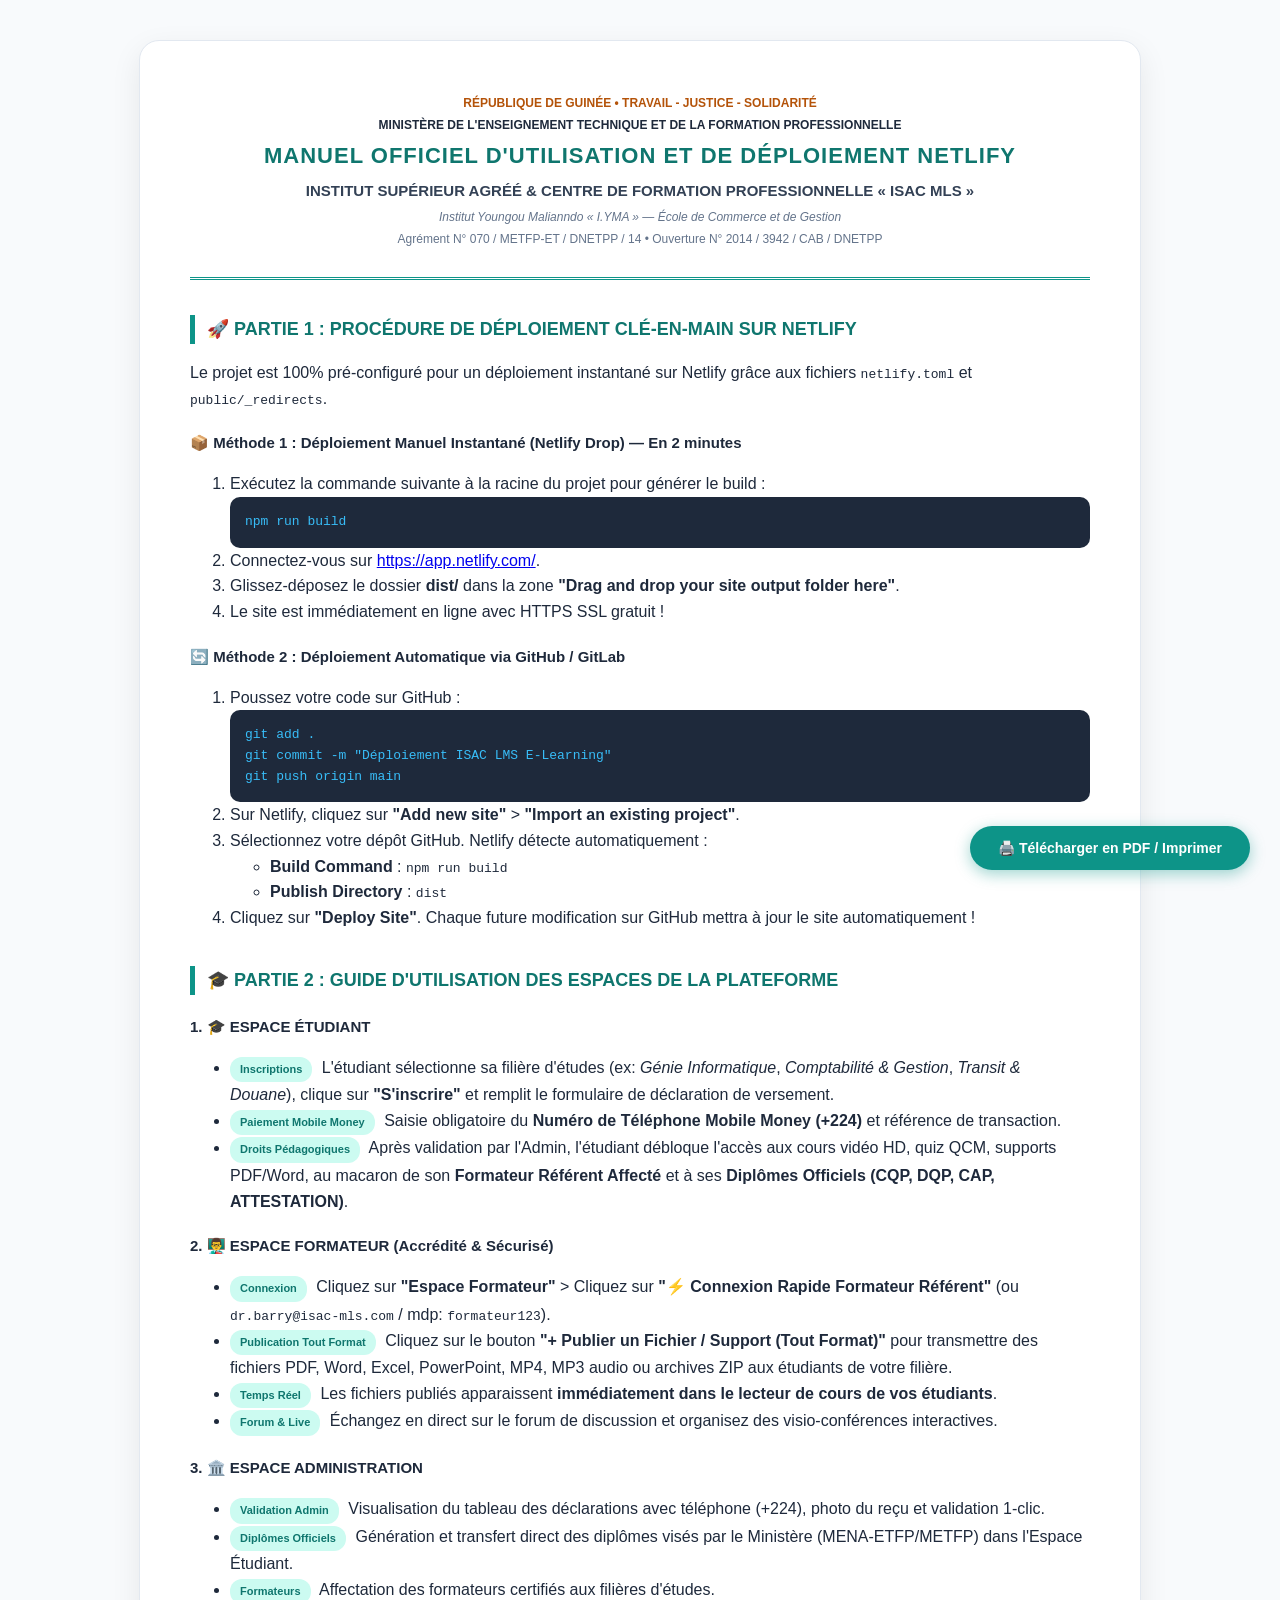
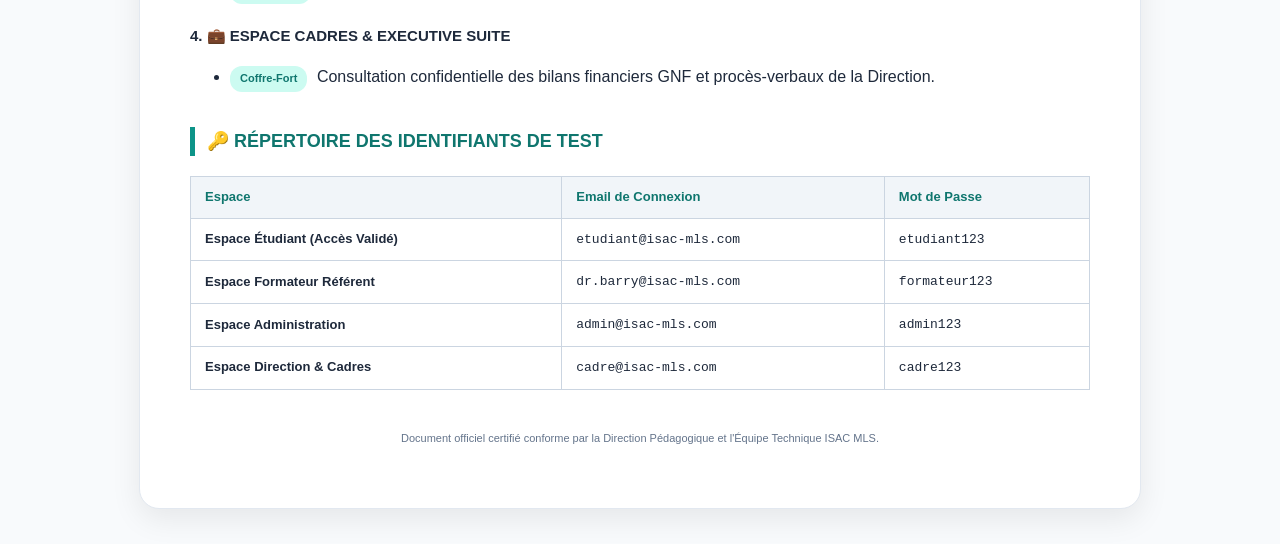
<file: Manuel_Utilisation_ISAC_LMS.html>
<!DOCTYPE html>
<html lang="fr">
<head>
  <meta charset="UTF-8">
  <title>Manuel Officiel d'Utilisation & Guide de Déploiement - ISAC MLS</title>
  <style>
    @media print {
      body { margin: 0; padding: 20px; font-size: 12pt; background: #fff; color: #000; }
      .no-print { display: none; }
      .page-break { page-break-before: always; }
    }
    body {
      font-family: 'Segoe UI', Tahoma, Geneva, Verdana, sans-serif;
      line-height: 1.6;
      color: #1e293b;
      background: #f8fafc;
      margin: 0;
      padding: 40px 20px;
    }
    .container {
      max-width: 900px;
      margin: 0 auto;
      background: #ffffff;
      padding: 50px;
      border-radius: 20px;
      box-shadow: 0 10px 30px rgba(0,0,0,0.08);
      border: 1px solid #e2e8f0;
    }
    .header-banner {
      text-align: center;
      border-bottom: 3px double #0d9488;
      padding-bottom: 25px;
      margin-bottom: 35px;
    }
    .header-banner h1 {
      font-size: 22px;
      color: #0f766e;
      margin: 0;
      text-transform: uppercase;
      letter-spacing: 1px;
    }
    .header-banner h2 {
      font-size: 15px;
      color: #334155;
      margin: 5px 0;
      font-weight: 600;
    }
    .header-banner p {
      font-size: 12px;
      color: #64748b;
      margin: 3px 0;
    }
    h2.section-title {
      color: #0f766e;
      border-left: 5px solid #0d9488;
      padding-left: 12px;
      margin-top: 35px;
      font-size: 18px;
      text-transform: uppercase;
    }
    h3 { color: #1e293b; font-size: 15px; margin-top: 20px; }
    .badge {
      display: inline-block;
      padding: 4px 10px;
      background: #ccfbf1;
      color: #0f766e;
      font-weight: bold;
      font-size: 11px;
      border-radius: 12px;
      margin-right: 5px;
    }
    table {
      width: 100%;
      border-collapse: collapse;
      margin: 20px 0;
    }
    th, td {
      border: 1px solid #cbd5e1;
      padding: 10px 14px;
      text-align: left;
      font-size: 13px;
    }
    th {
      background-color: #f1f5f9;
      color: #0f766e;
      font-weight: bold;
    }
    .code-block {
      background: #1e293b;
      color: #38bdf8;
      padding: 15px;
      border-radius: 10px;
      font-family: monospace;
      font-size: 13px;
      overflow-x: auto;
    }
    .print-btn {
      position: fixed;
      bottom: 30px;
      right: 30px;
      background: #0d9488;
      color: #ffffff;
      border: none;
      padding: 14px 28px;
      font-size: 14px;
      font-weight: bold;
      border-radius: 50px;
      cursor: pointer;
      box-shadow: 0 4px 15px rgba(13,148,136,0.4);
      transition: all 0.3s;
    }
    .print-btn:hover { background: #0f766e; transform: translateY(-2px); }
  </style>
</head>
<body>

  <button class="print-btn no-print" onclick="window.print()">🖨️ Télécharger en PDF / Imprimer</button>

  <div class="container">
    <div class="header-banner">
      <p style="font-weight: bold; color: #b45309; text-transform: uppercase;">RÉPUBLIQUE DE GUINÉE • Travail - Justice - Solidarité</p>
      <p style="font-weight: bold; color: #1e293b;">MINISTÈRE DE L'ENSEIGNEMENT TECHNIQUE ET DE LA FORMATION PROFESSIONNELLE</p>
      <h1>MANUEL OFFICIEL D'UTILISATION ET DE DÉPLOIEMENT NETLIFY</h1>
      <h2>INSTITUT SUPÉRIEUR AGRÉÉ & CENTRE DE FORMATION PROFESSIONNELLE « ISAC MLS »</h2>
      <p><i>Institut Youngou Malianndo « I.YMA » — École de Commerce et de Gestion</i></p>
      <p>Agrément N° 070 / METFP-ET / DNETPP / 14 • Ouverture N° 2014 / 3942 / CAB / DNETPP</p>
    </div>

    <h2 class="section-title">🚀 PARTIE 1 : PROCÉDURE DE DÉPLOIEMENT CLÉ-EN-MAIN SUR NETLIFY</h2>
    <p>Le projet est 100% pré-configuré pour un déploiement instantané sur Netlify grâce aux fichiers <code>netlify.toml</code> et <code>public/_redirects</code>.</p>

    <h3>📦 Méthode 1 : Déploiement Manuel Instantané (Netlify Drop) — En 2 minutes</h3>
    <ol>
      <li>Exécutez la commande suivante à la racine du projet pour générer le build :
        <div class="code-block">npm run build</div>
      </li>
      <li>Connectez-vous sur <a href="https://app.netlify.com/" target="_blank">https://app.netlify.com/</a>.</li>
      <li>Glissez-déposez le dossier <b>dist/</b> dans la zone <b>"Drag and drop your site output folder here"</b>.</li>
      <li>Le site est immédiatement en ligne avec HTTPS SSL gratuit !</li>
    </ol>

    <h3>🔄 Méthode 2 : Déploiement Automatique via GitHub / GitLab</h3>
    <ol>
      <li>Poussez votre code sur GitHub :
        <div class="code-block">git add .<br>git commit -m "Déploiement ISAC LMS E-Learning"<br>git push origin main</div>
      </li>
      <li>Sur Netlify, cliquez sur <b>"Add new site"</b> &gt; <b>"Import an existing project"</b>.</li>
      <li>Sélectionnez votre dépôt GitHub. Netlify détecte automatiquement :
        <ul>
          <li><b>Build Command</b> : <code>npm run build</code></li>
          <li><b>Publish Directory</b> : <code>dist</code></li>
        </ul>
      </li>
      <li>Cliquez sur <b>"Deploy Site"</b>. Chaque future modification sur GitHub mettra à jour le site automatiquement !</li>
    </ol>

    <div class="page-break"></div>

    <h2 class="section-title">🎓 PARTIE 2 : GUIDE D'UTILISATION DES ESPACES DE LA PLATEFORME</h2>

    <h3>1. 🎓 ESPACE ÉTUDIANT</h3>
    <ul>
      <li><span class="badge">Inscriptions</span> L'étudiant sélectionne sa filière d'études (ex: <i>Génie Informatique</i>, <i>Comptabilité & Gestion</i>, <i>Transit & Douane</i>), clique sur <b>"S'inscrire"</b> et remplit le formulaire de déclaration de versement.</li>
      <li><span class="badge">Paiement Mobile Money</span> Saisie obligatoire du <b>Numéro de Téléphone Mobile Money (+224)</b> et référence de transaction.</li>
      <li><span class="badge">Droits Pédagogiques</span> Après validation par l'Admin, l'étudiant débloque l'accès aux cours vidéo HD, quiz QCM, supports PDF/Word, au macaron de son <b>Formateur Référent Affecté</b> et à ses <b>Diplômes Officiels (CQP, DQP, CAP, ATTESTATION)</b>.</li>
    </ul>

    <h3>2. 👨‍🏫 ESPACE FORMATEUR (Accrédité & Sécurisé)</h3>
    <ul>
      <li><span class="badge">Connexion</span> Cliquez sur <b>"Espace Formateur"</b> &gt; Cliquez sur <b>"⚡ Connexion Rapide Formateur Référent"</b> (ou <code>dr.barry@isac-mls.com</code> / mdp: <code>formateur123</code>).</li>
      <li><span class="badge">Publication Tout Format</span> Cliquez sur le bouton <b>"+ Publier un Fichier / Support (Tout Format)"</b> pour transmettre des fichiers PDF, Word, Excel, PowerPoint, MP4, MP3 audio ou archives ZIP aux étudiants de votre filière.</li>
      <li><span class="badge">Temps Réel</span> Les fichiers publiés apparaissent <b>immédiatement dans le lecteur de cours de vos étudiants</b>.</li>
      <li><span class="badge">Forum & Live</span> Échangez en direct sur le forum de discussion et organisez des visio-conférences interactives.</li>
    </ul>

    <h3>3. 🏛️ ESPACE ADMINISTRATION</h3>
    <ul>
      <li><span class="badge">Validation Admin</span> Visualisation du tableau des déclarations avec téléphone (+224), photo du reçu et validation 1-clic.</li>
      <li><span class="badge">Diplômes Officiels</span> Génération et transfert direct des diplômes visés par le Ministère (MENA-ETFP/METFP) dans l'Espace Étudiant.</li>
      <li><span class="badge">Formateurs</span> Affectation des formateurs certifiés aux filières d'études.</li>
    </ul>

    <h3>4. 💼 ESPACE CADRES & EXECUTIVE SUITE</h3>
    <ul>
      <li><span class="badge">Coffre-Fort</span> Consultation confidentielle des bilans financiers GNF et procès-verbaux de la Direction.</li>
    </ul>

    <h2 class="section-title">🔑 RÉPERTOIRE DES IDENTIFIANTS DE TEST</h2>
    <table>
      <thead>
        <tr>
          <th>Espace</th>
          <th>Email de Connexion</th>
          <th>Mot de Passe</th>
        </tr>
      </thead>
      <tbody>
        <tr>
          <td><b>Espace Étudiant (Accès Validé)</b></td>
          <td><code>etudiant@isac-mls.com</code></td>
          <td><code>etudiant123</code></td>
        </tr>
        <tr>
          <td><b>Espace Formateur Référent</b></td>
          <td><code>dr.barry@isac-mls.com</code></td>
          <td><code>formateur123</code></td>
        </tr>
        <tr>
          <td><b>Espace Administration</b></td>
          <td><code>admin@isac-mls.com</code></td>
          <td><code>admin123</code></td>
        </tr>
        <tr>
          <td><b>Espace Direction & Cadres</b></td>
          <td><code>cadre@isac-mls.com</code></td>
          <td><code>cadre123</code></td>
        </tr>
      </tbody>
    </table>

    <p style="text-align: center; margin-top: 40px; font-size: 11px; color: #64748b;">
      Document officiel certifié conforme par la Direction Pédagogique et l'Équipe Technique ISAC MLS.
    </p>
  </div>

</body>
</html>
</file>
